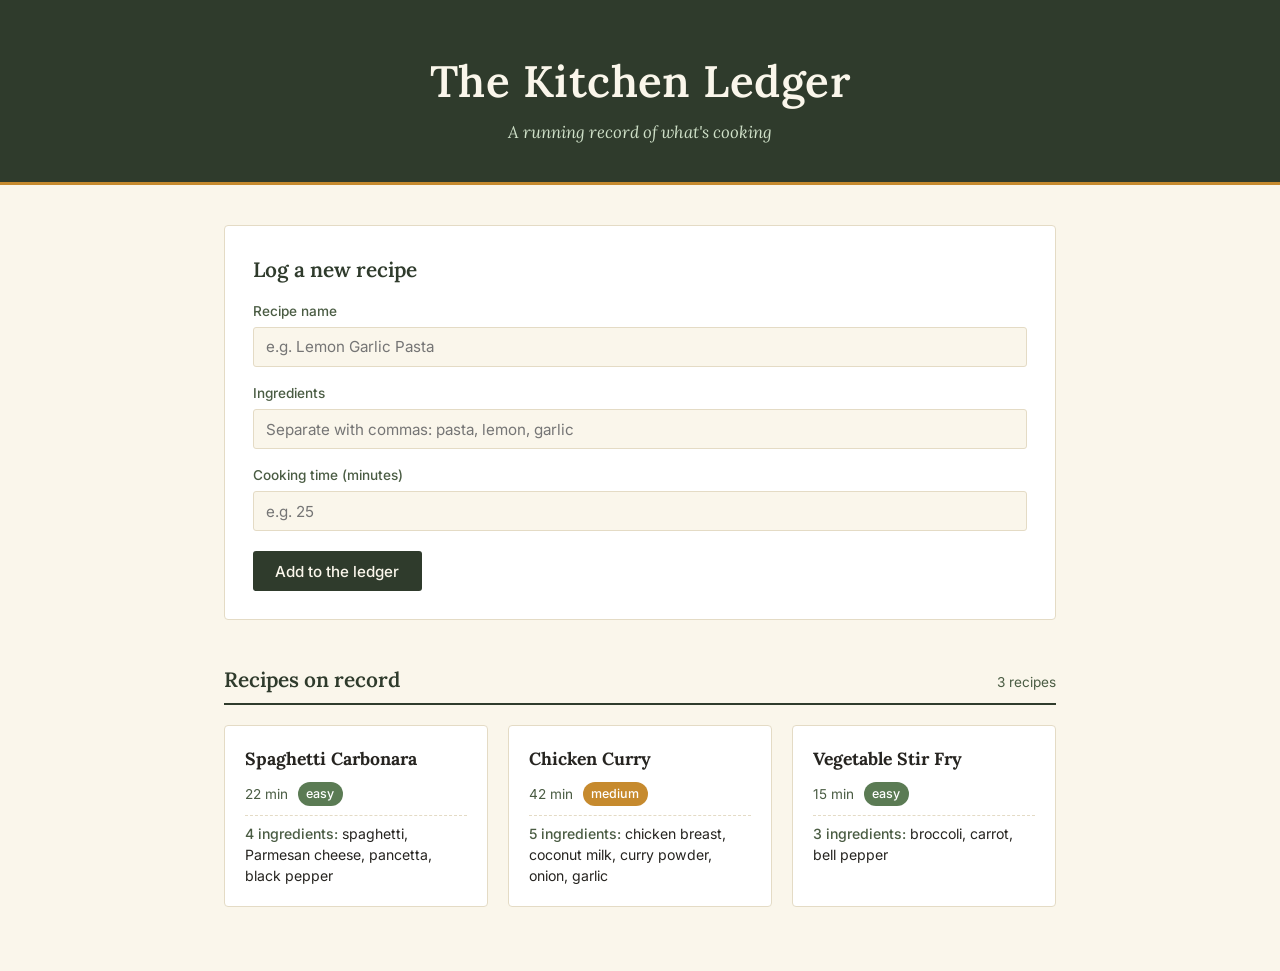
<file: RecipeTracker/index.html>
<!DOCTYPE html>
<html lang="en">
<head>
  <meta charset="UTF-8">
  <meta name="viewport" content="width=device-width, initial-scale=1.0">
  <title>The Kitchen Ledger</title>
  <link rel="stylesheet" href="style.css">
</head>
<body>

  <header class="masthead">
    <h1>The Kitchen Ledger</h1>
    <p class="tagline">A running record of what's cooking</p>
  </header>

  <main class="page">

    <section class="entry-form">
      <h2>Log a new recipe</h2>
      <form id="recipe-form">
        <div class="field">
          <label for="name">Recipe name</label>
          <input type="text" id="name" placeholder="e.g. Lemon Garlic Pasta" required>
        </div>

        <div class="field">
          <label for="ingredients">Ingredients</label>
          <input type="text" id="ingredients" placeholder="Separate with commas: pasta, lemon, garlic" required>
        </div>

        <div class="field">
          <label for="cookingTime">Cooking time (minutes)</label>
          <input type="number" id="cookingTime" min="1" placeholder="e.g. 25" required>
        </div>

        <button type="submit">Add to the ledger</button>
      </form>
    </section>

    <section class="ledger">
      <div class="ledger-header">
        <h2>Recipes on record</h2>
        <span id="recipe-count" class="count"></span>
      </div>
      <div id="recipe-list" class="recipe-grid"></div>
    </section>

  </main>

  <script src="script.js"></script>
</body>
</html>
</file>
<file: RecipeTracker/style.css>
@import url('https://fonts.googleapis.com/css2?family=Lora:ital,wght@0,500;0,600;1,500&family=Inter:wght@400;500;600&display=swap');

:root {
  --ink: #262420;
  --paper: #FAF6EB;
  --paper-line: #E4DBC5;
  --pine: #2F3B2C;
  --pine-light: #4A5C43;
  --mustard: #C68A2E;
  --sage: #5B7B54;
  --sienna: #A6432E;
  --serif: 'Lora', Georgia, serif;
  --sans: 'Inter', -apple-system, sans-serif;
}

* { box-sizing: border-box; }

body {
  margin: 0;
  background: var(--paper);
  color: var(--ink);
  font-family: var(--sans);
  line-height: 1.5;
}

/* ---------- Masthead ---------- */

.masthead {
  background: var(--pine);
  color: var(--paper);
  padding: 3rem 1.5rem 2.25rem;
  text-align: center;
  border-bottom: 3px solid var(--mustard);
}

.masthead h1 {
  font-family: var(--serif);
  font-weight: 600;
  font-size: clamp(2rem, 5vw, 2.75rem);
  margin: 0 0 0.4rem;
  letter-spacing: 0.01em;
}

.masthead .tagline {
  font-family: var(--serif);
  font-style: italic;
  font-size: 1.05rem;
  color: #CFE0C8;
  margin: 0;
}

/* ---------- Layout ---------- */

.page {
  max-width: 880px;
  margin: 0 auto;
  padding: 2.5rem 1.5rem 4rem;
  display: flex;
  flex-direction: column;
  gap: 2.75rem;
}

h2 {
  font-family: var(--serif);
  font-weight: 600;
  font-size: 1.3rem;
  margin: 0 0 1rem;
  color: var(--pine);
}

/* ---------- Entry form ---------- */

.entry-form {
  background: #fff;
  border: 1px solid var(--paper-line);
  border-radius: 4px;
  padding: 1.75rem;
}

#recipe-form {
  display: grid;
  gap: 1rem;
}

.field {
  display: flex;
  flex-direction: column;
  gap: 0.35rem;
}

.field label {
  font-size: 0.85rem;
  font-weight: 500;
  color: var(--pine-light);
}

.field input {
  font-family: var(--sans);
  font-size: 0.95rem;
  padding: 0.6rem 0.75rem;
  border: 1px solid var(--paper-line);
  border-radius: 3px;
  background: var(--paper);
  color: var(--ink);
}

.field input:focus {
  outline: 2px solid var(--pine-light);
  outline-offset: 1px;
}

#recipe-form button {
  justify-self: start;
  margin-top: 0.25rem;
  background: var(--pine);
  color: var(--paper);
  border: none;
  font-family: var(--sans);
  font-weight: 500;
  font-size: 0.95rem;
  padding: 0.65rem 1.4rem;
  border-radius: 3px;
  cursor: pointer;
  transition: background 0.15s ease;
}

#recipe-form button:hover {
  background: var(--pine-light);
}

/* ---------- Ledger / recipe list ---------- */

.ledger-header {
  display: flex;
  align-items: baseline;
  justify-content: space-between;
  border-bottom: 2px solid var(--pine);
  padding-bottom: 0.5rem;
  margin-bottom: 1.25rem;
}

.ledger-header h2 { margin: 0; }

.count {
  font-size: 0.85rem;
  color: var(--pine-light);
}

.recipe-grid {
  display: grid;
  grid-template-columns: repeat(auto-fill, minmax(240px, 1fr));
  gap: 1.25rem;
}

.recipe-card {
  background: #fff;
  border: 1px solid var(--paper-line);
  border-radius: 4px;
  padding: 1.25rem;
  display: flex;
  flex-direction: column;
  gap: 0.6rem;
}

.recipe-card h3 {
  font-family: var(--serif);
  font-size: 1.1rem;
  margin: 0;
  color: var(--ink);
}

.recipe-card .meta-row {
  display: flex;
  align-items: center;
  gap: 0.6rem;
  font-size: 0.85rem;
  color: var(--pine-light);
}

.difficulty-tag {
  font-size: 0.78rem;
  font-weight: 500;
  padding: 0.15rem 0.55rem;
  border-radius: 20px;
  color: #fff;
}

.difficulty-tag.easy { background: var(--sage); }
.difficulty-tag.medium { background: var(--mustard); }
.difficulty-tag.hard { background: var(--sienna); }

.recipe-card .ingredients {
  font-size: 0.88rem;
  color: var(--ink);
  padding-top: 0.4rem;
  border-top: 1px dashed var(--paper-line);
  margin: 0;
}

.recipe-card .ingredients span.label {
  color: var(--pine-light);
  font-weight: 500;
}

.empty-state {
  font-family: var(--serif);
  font-style: italic;
  color: var(--pine-light);
  padding: 1rem 0;
}

@media (max-width: 480px) {
  .masthead { padding: 2.25rem 1.25rem 1.75rem; }
  .page { padding: 2rem 1.25rem 3rem; }
}
</file>
